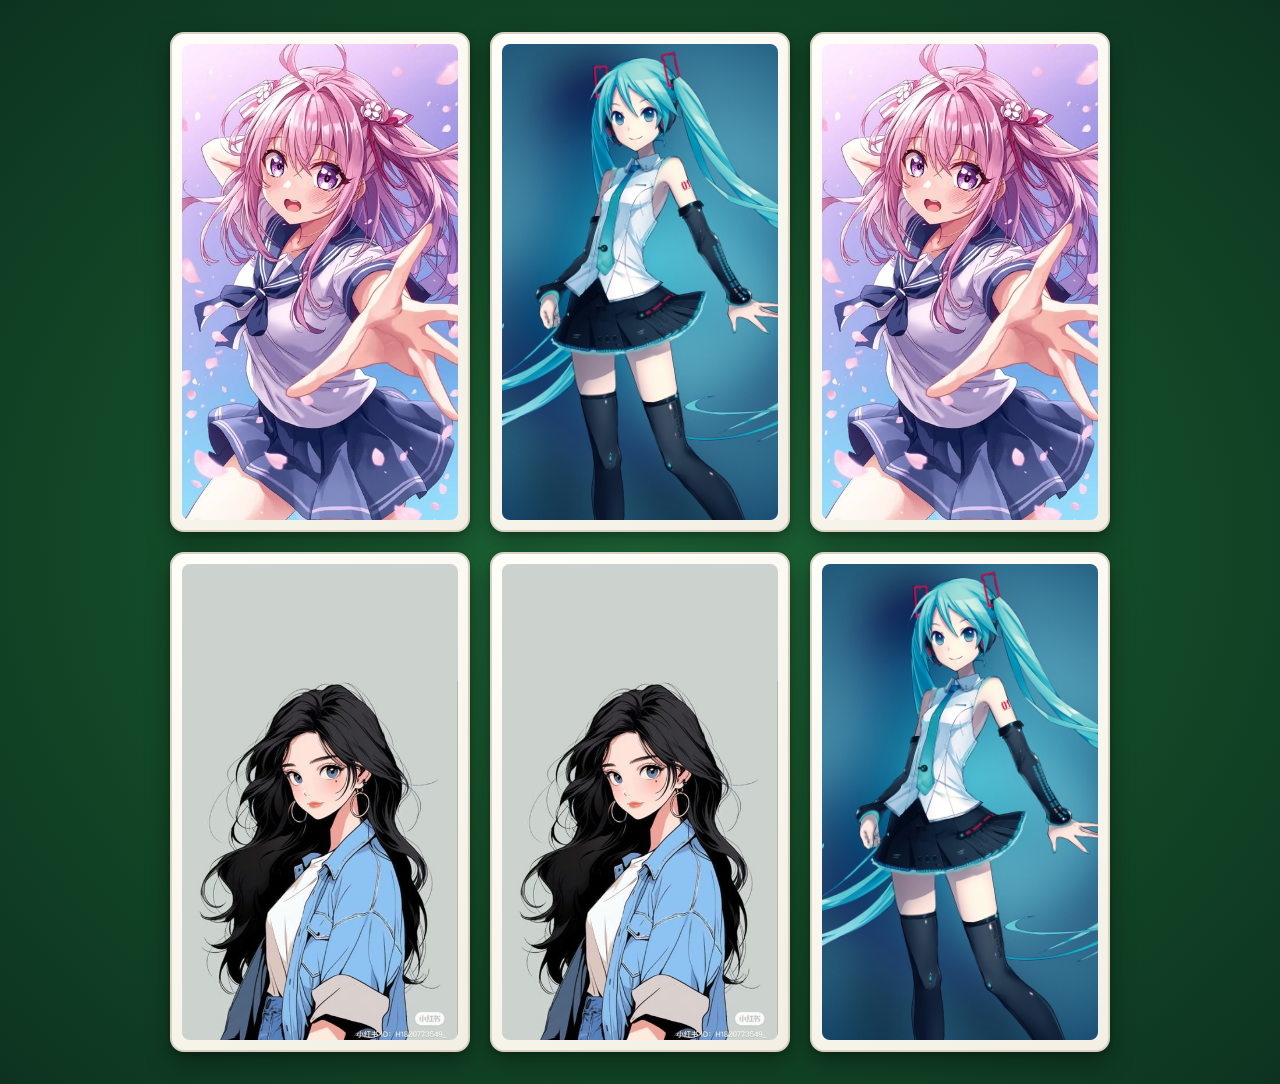
<file: cards.html>
<!DOCTYPE html>
<html lang="ru">

<head>
  <meta charset="UTF-8">
  <meta name="viewport" content="width=device-width, initial-scale=1.0">
  <title>Игральные карты</title>
  <link rel="stylesheet" href="styles/cards.css">
  <script src="js/jquery-4.0.0.js"></script>
  <script src="js/cards.js"></script>
</head>

<body>
  <main class="table">
    <section class="cards">
      <article class="card">
        <img class="card__image"
          src="images/girl01.jpg"
          alt="Карта 1">
        <img class="card__cover"
          src="images/cover.jpg"
          alt="Обложка">
      </article>

      <article class="card">
        <img class="card__image"
          src="images/girl03.jpg"
          alt="Карта 2">
        <img class="card__cover"
          src="images/cover.jpg"
          alt="Обложка">
      </article>

      <article class="card">
        <img class="card__image"
          src="images/girl01.jpg"
          alt="Карта 3">
        <img class="card__cover"
          src="images/cover.jpg"
          alt="Обложка">
      </article>

      <article class="card">
        <img class="card__image"
          src="images/girl02.jpg"
          alt="Карта 4">
        <img class="card__cover"
          src="images/cover.jpg"
          alt="Обложка">
      </article>

      <article class="card">
        <img class="card__image"
          src="images/girl02.jpg"
          alt="Карта 5">
        <img class="card__cover"
          src="images/cover.jpg"
          alt="Обложка">
      </article>

      <article class="card">
        <img class="card__image"
          src="images/girl03.jpg"
          alt="Карта 6">
        <img class="card__cover"
          src="images/cover.jpg"
          alt="Обложка">
      </article>
    </section>
  </main>
</body>

</html>
</file>
<file: styles/cards.css>
*,
*::before,
*::after {
  box-sizing: border-box;
}

body {
  margin: 0;
  min-height: 100vh;
  font-family: system-ui, -apple-system, "Segoe UI", sans-serif;
}

.table {
  min-height: 100vh;
  padding: 2rem;
  display: flex;
  align-items: center;
  justify-content: center;
  background:
    radial-gradient(ellipse at center, #1f6b3a 0%, #134a28 55%, #0d3320 100%);
}

.cards {
  display: flex;
  flex-wrap: wrap;
  justify-content: center;
  align-content: center;
  gap: 1.25rem;
  max-width: 100%;
}

.card {
  flex: 0 0 auto;
  width: 300px;
  height: 500px;
  min-width: 300px;
  min-height: 500px;
  padding: 10px;
  border-radius: 14px;
  background: linear-gradient(145deg, #fffef8 0%, #f3efe4 100%);
  border: 2px solid #d8d0c0;
  box-shadow:
    0 2px 0 #fff inset,
    0 10px 24px rgba(0, 0, 0, 0.35),
    0 2px 6px rgba(0, 0, 0, 0.2);
  overflow: hidden;

  transition: all 2s;
  transform: rotateY(0deg);
}

.card.move-part-1 {
  transform: rotateY(90deg);
}

.card.move-part-1.move-part-2 {
  transform: rotateY(0deg);
}

.card__cover {
  display: none;
}

.move-part-2 .card__image {
  display: none;
}

.move-part-2 .card__cover {
  display: block;
}

.card img {
  width: 100%;
  height: 100%;
  object-fit: cover;
}

.card__image {
  display: block;
  width: 100%;
  height: 100%;
  min-width: 100%;
  min-height: 100%;
  object-fit: cover;
  border-radius: 8px;
  background: #e8e4dc;
}

.card__image:not([src]),
.card__image[src=""] {
  background:
    repeating-linear-gradient(-45deg,
      #e8e4dc,
      #e8e4dc 12px,
      #ddd8ce 12px,
      #ddd8ce 24px);
}
</file>
